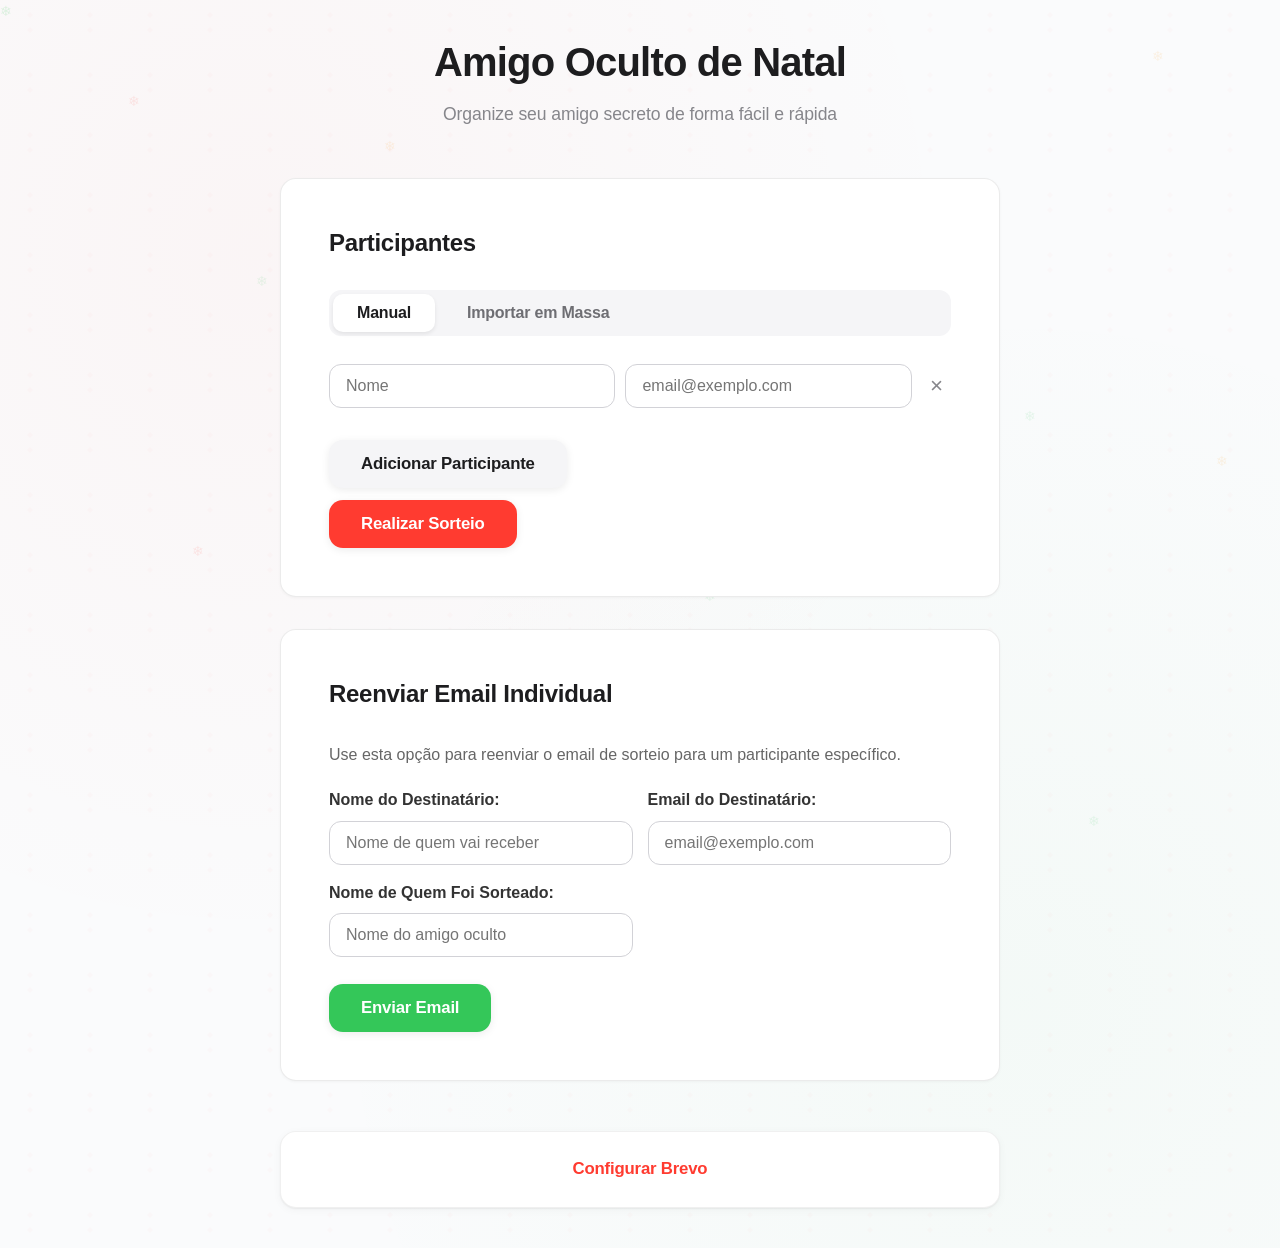
<file: index.html>
<!DOCTYPE html>
<html lang="pt-BR">
<head>
    <meta charset="UTF-8">
    <meta name="viewport" content="width=device-width, initial-scale=1.0">
    <title>🎅 Amigo Oculto Natal 2025</title>
    <link rel="stylesheet" href="style.css">
</head>
<body>
    <div class="container">
        <header>
            <h1>Amigo Oculto de Natal</h1>
            <p>Organize seu amigo secreto de forma fácil e rápida</p>
        </header>

        <!-- Seção 1: Adicionar Participantes -->
        <section id="participantes-section" class="card">
            <h2>Participantes</h2>

            <!-- Abas: Manual ou Em Massa -->
            <div class="tabs">
                <button class="tab-btn active" onclick="trocarAba('manual')">Manual</button>
                <button class="tab-btn" onclick="trocarAba('massa')">Importar em Massa</button>
            </div>

            <!-- Aba Manual -->
            <div id="aba-manual" class="tab-content active">
                <div id="participantes-lista">
                    <div class="participante-item">
                        <input type="text" placeholder="Nome" class="input-nome" required>
                        <input type="email" placeholder="email@exemplo.com" class="input-email" required>
                        <button class="btn-remover" onclick="removerParticipante(this)">×</button>
                    </div>
                </div>
                <button id="btn-adicionar" class="btn btn-secondary" onclick="adicionarParticipante()">
                    Adicionar Participante
                </button>
            </div>

            <!-- Aba Importar em Massa -->
            <div id="aba-massa" class="tab-content">
                <p class="info-text">
                    Cole a lista de participantes abaixo. Use um dos formatos:<br>
                    <strong>Formato 1:</strong> email@exemplo.com, Nome Completo<br>
                    <strong>Formato 2:</strong> Nome Completo, email@exemplo.com<br>
                    (Um participante por linha)
                </p>
                <textarea id="importacao-texto" placeholder="email@exemplo.com, João Silva&#10;maria@exemplo.com, Maria Santos&#10;pedro@exemplo.com, Pedro Oliveira" rows="10"></textarea>
                <button class="btn btn-success" onclick="importarEmMassa()">
                    Importar Participantes
                </button>
            </div>

            <button id="btn-sortear" class="btn btn-primary" onclick="sortear()">
                Realizar Sorteio
            </button>
        </section>

        <!-- Seção 2: Resultado do Sorteio -->
        <section id="resultado-section" class="card hidden">
            <h2>Resultado do Sorteio</h2>
            <p class="info-text">Confira abaixo quem tirou quem:</p>
            <div id="resultado-lista"></div>
            <button id="btn-enviar" class="btn btn-success" onclick="enviarEmails()">
                Enviar Emails para Todos
            </button>
            <button class="btn btn-secondary" onclick="novoSorteio()">
                Novo Sorteio
            </button>
        </section>

        <!-- Seção 3: Status de Envio -->
        <section id="status-section" class="card hidden">
            <h2>Status do Envio</h2>
            <div id="status-lista"></div>
        </section>

        <!-- Seção 4: Reenviar Email Individual -->
        <section id="reenvio-section" class="card">
            <h2>Reenviar Email Individual</h2>
            <p class="info-text">
                Use esta opção para reenviar o email de sorteio para um participante específico.
            </p>

            <div class="reenvio-form">
                <div class="form-row">
                    <div class="form-group">
                        <label for="reenvio-nome-destinatario">Nome do Destinatário:</label>
                        <input type="text" id="reenvio-nome-destinatario" placeholder="Nome de quem vai receber">
                    </div>
                    <div class="form-group">
                        <label for="reenvio-email-destinatario">Email do Destinatário:</label>
                        <input type="email" id="reenvio-email-destinatario" placeholder="email@exemplo.com">
                    </div>
                </div>

                <div class="form-row">
                    <div class="form-group">
                        <label for="reenvio-nome-sorteado">Nome de Quem Foi Sorteado:</label>
                        <input type="text" id="reenvio-nome-sorteado" placeholder="Nome do amigo oculto">
                    </div>
                </div>

                <button class="btn btn-success" onclick="reenviarEmailIndividual()">
                    Enviar Email
                </button>
            </div>
        </section>

        <!-- Configuração Brevo -->
        <footer>
            <details>
                <summary>Configurar Brevo</summary>
                <div class="config-box">
                    <label for="brevo-api-key">Brevo API Key:</label>
                    <input type="text" id="brevo-api-key" placeholder="Cole sua API Key do Brevo aqui">

                    <label for="sender-email" style="margin-top: 15px;">Email Remetente (seu email validado no Brevo):</label>
                    <input type="email" id="sender-email" placeholder="seu-email@gmail.com">

                    <label for="sender-name" style="margin-top: 15px;">Nome do Remetente:</label>
                    <input type="text" id="sender-name" placeholder="Amigo Oculto de Natal" value="Amigo Oculto">

                    <p class="small-text">
                        <strong>Como configurar:</strong><br>
                        1. Acesse <a href="https://app.brevo.com/settings/keys/api" target="_blank">Brevo API Keys</a> e crie uma chave<br>
                        2. Use SEU email (o mesmo da conta Brevo) como remetente<br>
                        3. Tudo será salvo localmente no navegador
                    </p>
                </div>
            </details>
        </footer>
    </div>

    <script src="app.js"></script>
</body>
</html>
</file>
<file: style.css>
* {
    margin: 0;
    padding: 0;
    box-sizing: border-box;
}

body {
    font-family: 'Inter', 'SF Pro Display', -apple-system, BlinkMacSystemFont, 'Segoe UI', sans-serif;
    background: #fafbfc;
    background-image:
        radial-gradient(circle at 20% 20%, rgba(255, 59, 48, 0.03) 0%, transparent 50%),
        radial-gradient(circle at 80% 80%, rgba(52, 199, 89, 0.03) 0%, transparent 50%),
        url("data:image/svg+xml,%3Csvg width='60' height='60' viewBox='0 0 60 60' xmlns='http://www.w3.org/2000/svg'%3E%3Cpath d='M30 27l-3 3 3 3 3-3-3-3zm0-15l-3 3 3 3 3-3-3-3z' fill='%23ff3b30' fill-opacity='0.02'/%3E%3C/svg%3E");
    min-height: 100vh;
    padding: 40px 20px;
    position: relative;
    overflow-x: hidden;
    line-height: 1.6;
}

/* Flocos de neve mais sutis */
body::before {
    content: "❄";
    position: fixed;
    top: 0;
    left: 0;
    right: 0;
    height: 100vh;
    font-size: 14px;
    color: rgba(52, 199, 89, 0.15);
    text-shadow:
        10vw 10vh 0 rgba(255, 59, 48, 0.1),
        20vw 30vh 0 rgba(52, 199, 89, 0.1),
        30vw 15vh 0 rgba(255, 149, 0, 0.1),
        40vw 40vh 0 rgba(255, 59, 48, 0.1),
        50vw 20vh 0 rgba(52, 199, 89, 0.1),
        60vw 35vh 0 rgba(255, 149, 0, 0.1),
        70vw 25vh 0 rgba(255, 59, 48, 0.1),
        80vw 45vh 0 rgba(52, 199, 89, 0.1),
        90vw 5vh 0 rgba(255, 149, 0, 0.1),
        15vw 60vh 0 rgba(255, 59, 48, 0.1),
        25vw 75vh 0 rgba(52, 199, 89, 0.1),
        35vw 55vh 0 rgba(255, 149, 0, 0.1),
        45vw 80vh 0 rgba(255, 59, 48, 0.1),
        55vw 65vh 0 rgba(52, 199, 89, 0.1),
        65vw 85vh 0 rgba(255, 149, 0, 0.1),
        75vw 70vh 0 rgba(255, 59, 48, 0.1),
        85vw 90vh 0 rgba(52, 199, 89, 0.1),
        95vw 50vh 0 rgba(255, 149, 0, 0.1);
    animation: snowfall 25s linear infinite;
    pointer-events: none;
    z-index: 1;
}

@keyframes snowfall {
    0% { transform: translateY(-100px) rotate(0deg); }
    100% { transform: translateY(100vh) rotate(360deg); }
}

.container {
    max-width: 720px;
    margin: 0 auto;
}

header {
    text-align: center;
    margin-bottom: 50px;
    position: relative;
    z-index: 2;
    animation: fadeInDown 0.8s ease-out;
}

header h1 {
    font-size: 2.5em;
    margin-bottom: 16px;
    font-weight: 600;
    color: #1d1d1f;
    letter-spacing: -0.8px;
    line-height: 1.1;
}

header p {
    font-size: 1.1em;
    color: #86868b;
    font-weight: 400;
    letter-spacing: -0.1px;
}

@keyframes fadeInDown {
    from {
        opacity: 0;
        transform: translateY(-20px);
    }
    to {
        opacity: 1;
        transform: translateY(0);
    }
}

.card {
    background: #ffffff;
    border-radius: 16px;
    padding: 48px;
    margin-bottom: 32px;
    box-shadow: 0 1px 3px rgba(0, 0, 0, 0.04);
    border: 1px solid rgba(0, 0, 0, 0.08);
    transition: all 0.3s cubic-bezier(0.4, 0, 0.2, 1);
    position: relative;
    z-index: 2;
    animation: fadeInUp 0.6s ease-out;
}

.card:hover {
    transform: translateY(-2px);
    box-shadow: 0 4px 12px rgba(0, 0, 0, 0.06);
    border-color: rgba(0, 0, 0, 0.12);
}

.card h2 {
    color: #1d1d1f;
    margin-bottom: 32px;
    font-size: 1.5em;
    font-weight: 600;
    letter-spacing: -0.3px;
    line-height: 1.3;
}

@keyframes fadeInUp {
    from {
        opacity: 0;
        transform: translateY(30px);
    }
    to {
        opacity: 1;
        transform: translateY(0);
    }
}

.info-text {
    color: #666;
    margin-bottom: 15px;
}

/* Abas */
.tabs {
    display: flex;
    gap: 8px;
    margin-bottom: 28px;
    background: #f5f5f7;
    padding: 4px;
    border-radius: 12px;
}

.tab-btn {
    padding: 10px 24px;
    background: transparent;
    border: none;
    border-radius: 10px;
    cursor: pointer;
    font-size: 1em;
    font-weight: 600;
    color: #6e6e73;
    transition: all 0.2s cubic-bezier(0.4, 0, 0.2, 1);
    position: relative;
    letter-spacing: -0.2px;
}

.tab-btn:hover {
    color: #1d1d1f;
    background: rgba(255, 255, 255, 0.5);
}

.tab-btn.active {
    color: #1d1d1f;
    background: #ffffff;
    box-shadow: 0 2px 4px rgba(0, 0, 0, 0.08);
}

.tab-content {
    display: none;
    animation: fadeIn 0.3s;
}

.tab-content.active {
    display: block;
}

@keyframes fadeIn {
    from { opacity: 0; transform: translateY(-10px); }
    to { opacity: 1; transform: translateY(0); }
}

/* Importação em Massa */
#importacao-texto {
    width: 100%;
    padding: 16px;
    border: 1px solid #d2d2d7;
    border-radius: 12px;
    font-size: 0.95em;
    font-family: 'SF Mono', 'Monaco', 'Menlo', monospace;
    margin-bottom: 16px;
    resize: vertical;
    min-height: 200px;
    transition: all 0.2s cubic-bezier(0.4, 0, 0.2, 1);
    background: #fafbfc;
    color: #1d1d1f;
    line-height: 1.6;
}

#importacao-texto:focus {
    outline: none;
    border-color: #ff3b30;
    background: #ffffff;
    box-shadow: 0 0 0 4px rgba(255, 59, 48, 0.1);
}

#importacao-texto:hover {
    border-color: #86868b;
}

/* Participantes */
#participantes-lista {
    margin-bottom: 20px;
}

.participante-item {
    display: grid;
    grid-template-columns: 1fr 1fr auto;
    gap: 10px;
    margin-bottom: 10px;
    align-items: center;
}

.participante-item input {
    padding: 12px 16px;
    border: 1px solid #d2d2d7;
    border-radius: 12px;
    font-size: 1em;
    transition: all 0.2s cubic-bezier(0.4, 0, 0.2, 1);
    background: #ffffff;
    color: #1d1d1f;
}

.participante-item input:focus {
    outline: none;
    border-color: #ff3b30;
    box-shadow: 0 0 0 4px rgba(255, 59, 48, 0.1);
}

.participante-item input:hover {
    border-color: #86868b;
}

.btn-remover {
    padding: 4px 8px;
    background: transparent;
    border: none;
    border-radius: 6px;
    cursor: pointer;
    font-size: 1.4em;
    color: #86868b;
    transition: all 0.2s cubic-bezier(0.4, 0, 0.2, 1);
    font-weight: 300;
}

.btn-remover:hover {
    color: #ff3b30;
    background: rgba(255, 59, 48, 0.08);
}

.btn-remover:active {
    transform: scale(0.95);
}

/* Botões */
.btn {
    padding: 14px 32px;
    border: none;
    border-radius: 14px;
    font-size: 1.05em;
    font-weight: 600;
    cursor: pointer;
    margin-right: 12px;
    margin-top: 12px;
    transition: all 0.2s cubic-bezier(0.4, 0, 0.2, 1);
    box-shadow: 0 2px 8px rgba(0, 0, 0, 0.08);
    position: relative;
    overflow: hidden;
    letter-spacing: -0.2px;
}

.btn:hover {
    transform: translateY(-2px);
    box-shadow: 0 6px 16px rgba(0, 0, 0, 0.12);
}

.btn:active {
    transform: scale(0.98);
    box-shadow: 0 2px 4px rgba(0, 0, 0, 0.1);
}

.btn-primary {
    background: #ff3b30;
    color: white;
}

.btn-primary:hover {
    background: #ff2d22;
}

.btn-secondary {
    background: #f5f5f7;
    color: #1d1d1f;
}

.btn-secondary:hover {
    background: #e8e8ed;
}

.btn-success {
    background: #34c759;
    color: white;
}

.btn-success:hover {
    background: #2fb34b;
}

/* Resultado */
#resultado-lista {
    background: #fafbfc;
    border-radius: 16px;
    padding: 20px;
    margin-bottom: 20px;
    border: 1px solid rgba(0, 0, 0, 0.06);
}

.resultado-item {
    padding: 16px 20px;
    margin-bottom: 10px;
    background: white;
    border-radius: 12px;
    border-left: 4px solid #ff3b30;
    box-shadow: 0 1px 3px rgba(0, 0, 0, 0.06);
    transition: all 0.2s cubic-bezier(0.4, 0, 0.2, 1);
}

.resultado-item:hover {
    transform: translateX(4px);
    box-shadow: 0 2px 8px rgba(255, 59, 48, 0.15);
    border-left-color: #ff2d22;
}

.resultado-item strong {
    color: #ff3b30;
    font-weight: 600;
}

/* Status */
#status-lista {
    max-height: 450px;
    overflow-y: auto;
}

.status-item {
    padding: 12px 16px;
    margin-bottom: 8px;
    border-radius: 12px;
    display: flex;
    align-items: center;
    gap: 10px;
    font-weight: 500;
    transition: all 0.2s cubic-bezier(0.4, 0, 0.2, 1);
    border-left: 3px solid transparent;
    font-size: 0.95em;
}

.status-item.success {
    background: rgba(52, 199, 89, 0.1);
    color: #1e7e34;
    border-left-color: #34c759;
}

.status-item.error {
    background: rgba(255, 59, 48, 0.1);
    color: #c7254e;
    border-left-color: #ff3b30;
}

.status-item.loading {
    background: rgba(0, 122, 255, 0.1);
    color: #0056b3;
    border-left-color: #007aff;
}

.status-item:hover {
    transform: translateX(4px);
}

/* Footer */
footer {
    margin-top: 50px;
    text-align: center;
    position: relative;
    z-index: 2;
}

details {
    background: #ffffff;
    border-radius: 16px;
    padding: 24px;
    box-shadow: 0 2px 8px rgba(0, 0, 0, 0.04),
                0 1px 2px rgba(0, 0, 0, 0.06);
    border: 1px solid rgba(0, 0, 0, 0.06);
}

summary {
    cursor: pointer;
    font-weight: 600;
    color: #ff3b30;
    list-style: none;
    font-size: 1.05em;
    transition: color 0.2s ease;
    letter-spacing: -0.2px;
}

summary:hover {
    color: #ff2d22;
}

summary::-webkit-details-marker {
    display: none;
}

.config-box {
    margin-top: 15px;
    text-align: left;
}

.config-box label {
    display: block;
    margin-bottom: 8px;
    font-weight: bold;
    color: #333;
}

.config-box input {
    width: 100%;
    padding: 12px 16px;
    border: 1px solid #d2d2d7;
    border-radius: 12px;
    font-size: 1em;
    transition: all 0.2s cubic-bezier(0.4, 0, 0.2, 1);
    background: #ffffff;
    color: #1d1d1f;
}

.config-box input:focus {
    outline: none;
    border-color: #ff3b30;
    box-shadow: 0 0 0 4px rgba(255, 59, 48, 0.1);
}

.config-box input:hover {
    border-color: #86868b;
}

.small-text {
    font-size: 0.85em;
    color: #666;
    margin-top: 10px;
}

.small-text a {
    color: #c41e3a;
    text-decoration: none;
    font-weight: 600;
    transition: color 0.3s ease;
}

.small-text a:hover {
    color: #e74c3c;
    text-decoration: underline;
}

/* Reenvio Individual */
.reenvio-form {
    margin-top: 20px;
}

.form-row {
    display: grid;
    grid-template-columns: 1fr 1fr;
    gap: 15px;
    margin-bottom: 15px;
}

.form-group {
    display: flex;
    flex-direction: column;
}

.form-group label {
    font-weight: 600;
    margin-bottom: 8px;
    color: #333;
}

.form-group input {
    padding: 12px 16px;
    border: 1px solid #d2d2d7;
    border-radius: 12px;
    font-size: 1em;
    transition: all 0.2s cubic-bezier(0.4, 0, 0.2, 1);
    background: #ffffff;
    color: #1d1d1f;
}

.form-group input:focus {
    outline: none;
    border-color: #ff3b30;
    box-shadow: 0 0 0 4px rgba(255, 59, 48, 0.1);
}

.form-group input:hover {
    border-color: #86868b;
}

/* Utility */
.hidden {
    display: none;
}

/* Loading spinner */
.spinner {
    display: inline-block;
    width: 16px;
    height: 16px;
    border: 2px solid rgba(255, 59, 48, 0.2);
    border-radius: 50%;
    border-top-color: #ff3b30;
    animation: spin 0.7s linear infinite;
}

@keyframes spin {
    to { transform: rotate(360deg); }
}

/* Responsive */
@media (max-width: 600px) {
    body {
        padding: 15px;
    }

    .participante-item {
        grid-template-columns: 1fr;
    }

    header h1 {
        font-size: 2.2em;
        letter-spacing: 0.5px;
    }

    header p {
        font-size: 1.1em;
    }

    .card {
        padding: 25px;
        border-radius: 15px;
    }

    .card h2 {
        font-size: 1.6em;
    }

    .btn {
        width: 100%;
        margin-right: 0;
        padding: 14px 30px;
    }

    .form-row {
        grid-template-columns: 1fr;
    }

    .tabs {
        gap: 10px;
    }

    .tab-btn {
        padding: 12px 20px;
        font-size: 0.95em;
    }
}
</file>
